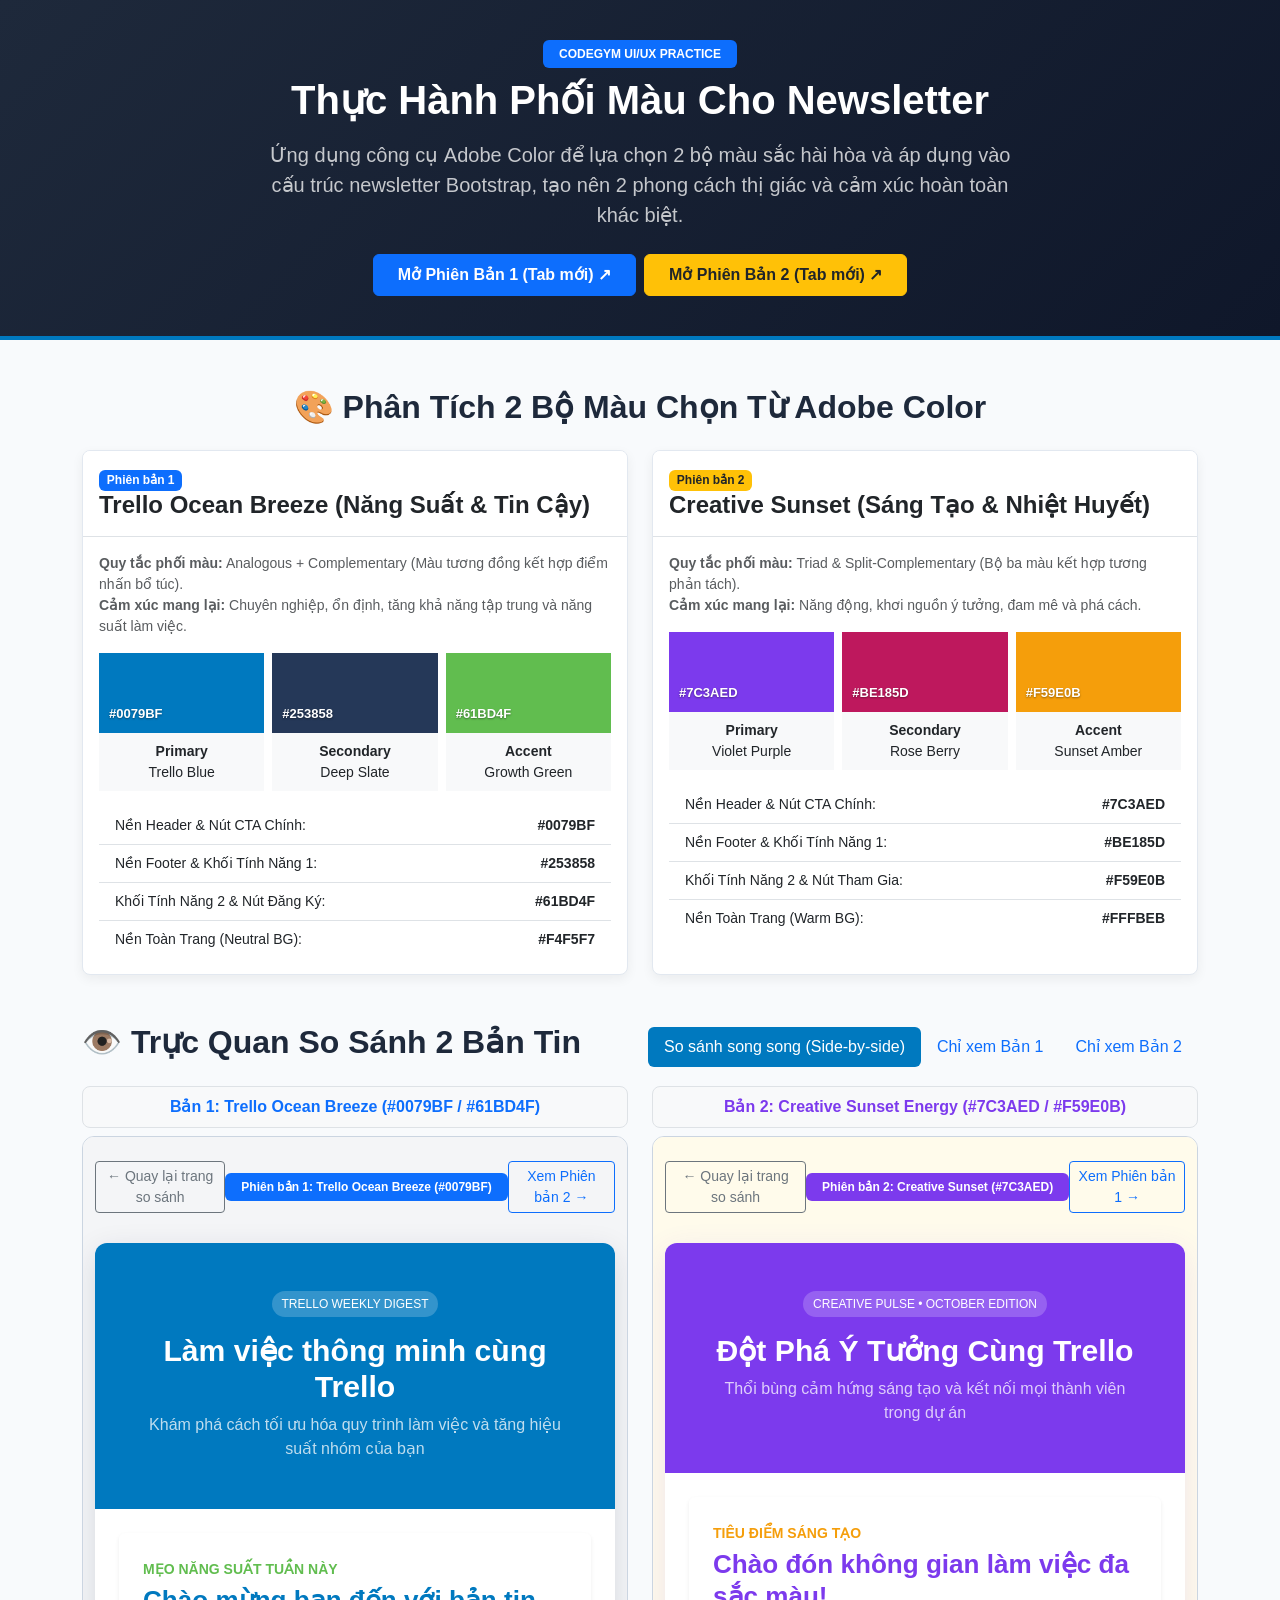
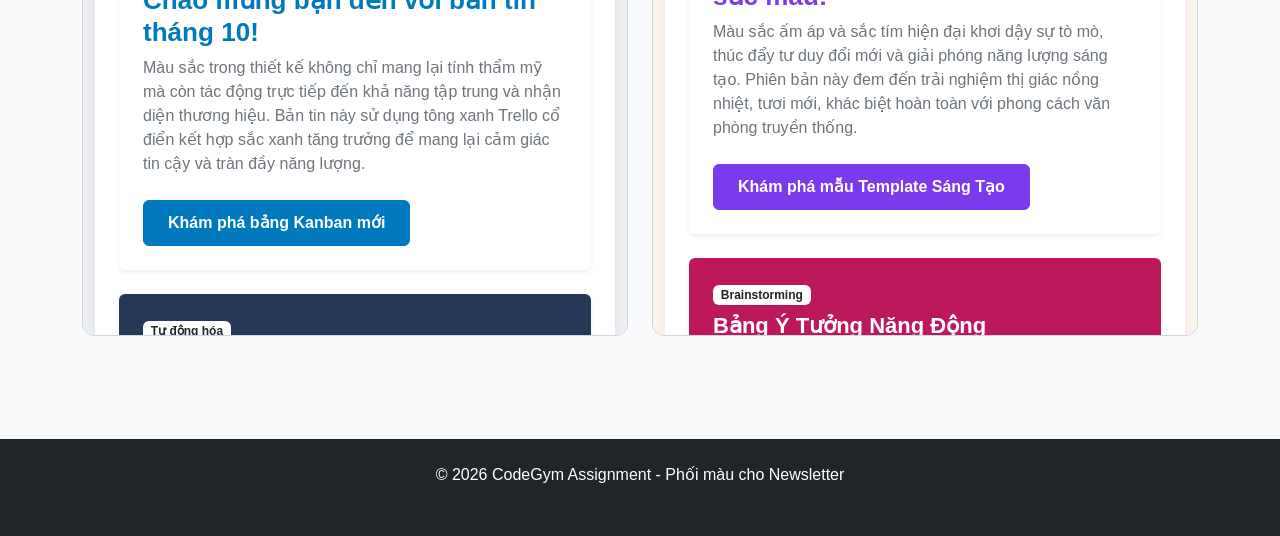
<file: index.html>
<!DOCTYPE html>
<html lang="vi">
<head>
    <meta charset="UTF-8">
    <meta name="viewport" content="width=device-width, initial-scale=1.0">
    <title>[Bài tập] Phối màu cho Newsletter - CodeGym</title>
    <!-- Bootstrap CSS 5.3.3 -->
    <link href="https://cdn.jsdelivr.net/npm/bootstrap@5.3.3/dist/css/bootstrap.min.css" rel="stylesheet">
    <style>
        body {
            background-color: #f8fafc;
            color: #1e293b;
            font-family: -apple-system, BlinkMacSystemFont, 'Segoe UI', Roboto, sans-serif;
        }
        .header-hero {
            background: linear-gradient(135deg, #1e293b 0%, #0f172a 100%);
            color: #fff;
            padding: 40px 20px;
            border-bottom: 4px solid #0079BF;
        }
        .color-card {
            border-radius: 8px;
            overflow: hidden;
            box-shadow: 0 4px 12px rgba(0,0,0,0.06);
            border: 1px solid #e2e8f0;
        }
        .color-swatch {
            height: 80px;
            display: flex;
            align-items: flex-end;
            padding: 10px;
            color: #fff;
            font-weight: bold;
            font-size: 13px;
            text-shadow: 0 1px 2px rgba(0,0,0,0.4);
        }
        .preview-iframe {
            width: 100%;
            height: 800px;
            border: 1px solid #cbd5e1;
            border-radius: 12px;
            background: #fff;
        }
        .nav-pills .nav-link.active {
            background-color: #0079BF;
        }
    </style>
</head>
<body>

<header class="header-hero text-center">
    <div class="container">
        <span class="badge bg-primary px-3 py-2 text-uppercase mb-2">CodeGym UI/UX Practice</span>
        <h1 class="fw-bold mb-3">Thực Hành Phối Màu Cho Newsletter</h1>
        <p class="lead opacity-75 max-w-700 mx-auto" style="max-width: 750px;">
            Ứng dụng công cụ <strong>Adobe Color</strong> để lựa chọn 2 bộ màu sắc hài hòa và áp dụng vào cấu trúc newsletter Bootstrap, tạo nên 2 phong cách thị giác và cảm xúc hoàn toàn khác biệt.
        </p>
        <div class="d-flex justify-content-center gap-2 mt-4">
            <a href="newsletter_version1.html" class="btn btn-primary fw-semibold px-4 py-2" target="_blank">Mở Phiên Bản 1 (Tab mới) &nearr;</a>
            <a href="newsletter_version2.html" class="btn btn-warning fw-semibold px-4 py-2 text-dark" target="_blank">Mở Phiên Bản 2 (Tab mới) &nearr;</a>
        </div>
    </div>
</header>

<main class="container py-5">
    <!-- Phân tích bảng màu -->
    <section class="mb-5">
        <h2 class="fw-bold text-center mb-4">🎨 Phân Tích 2 Bộ Màu Chọn Từ Adobe Color</h2>
        <div class="row g-4">
            <!-- Phiên bản 1 -->
            <div class="col-lg-6">
                <div class="card h-100 color-card">
                    <div class="card-header bg-white py-3 border-bottom">
                        <span class="badge bg-primary me-2">Phiên bản 1</span>
                        <h4 class="d-inline-block fw-bold mb-0">Trello Ocean Breeze (Năng Suất & Tin Cậy)</h4>
                    </div>
                    <div class="card-body">
                        <p class="text-muted small mb-3">
                            <strong>Quy tắc phối màu:</strong> Analogous + Complementary (Màu tương đồng kết hợp điểm nhấn bổ túc).<br>
                            <strong>Cảm xúc mang lại:</strong> Chuyên nghiệp, ổn định, tăng khả năng tập trung và năng suất làm việc.
                        </p>
                        <div class="row g-2 mb-3">
                            <div class="col-4">
                                <div class="color-swatch" style="background-color: #0079BF;">#0079BF</div>
                                <div class="p-2 small text-center bg-light"><strong>Primary</strong><br>Trello Blue</div>
                            </div>
                            <div class="col-4">
                                <div class="color-swatch" style="background-color: #253858;">#253858</div>
                                <div class="p-2 small text-center bg-light"><strong>Secondary</strong><br>Deep Slate</div>
                            </div>
                            <div class="col-4">
                                <div class="color-swatch" style="background-color: #61BD4F;">#61BD4F</div>
                                <div class="p-2 small text-center bg-light"><strong>Accent</strong><br>Growth Green</div>
                            </div>
                        </div>
                        <ul class="list-group list-group-flush small">
                            <li class="list-group-item d-flex justify-content-between"><span>Nền Header & Nút CTA Chính:</span> <strong>#0079BF</strong></li>
                            <li class="list-group-item d-flex justify-content-between"><span>Nền Footer & Khối Tính Năng 1:</span> <strong>#253858</strong></li>
                            <li class="list-group-item d-flex justify-content-between"><span>Khối Tính Năng 2 & Nút Đăng Ký:</span> <strong>#61BD4F</strong></li>
                            <li class="list-group-item d-flex justify-content-between"><span>Nền Toàn Trang (Neutral BG):</span> <strong>#F4F5F7</strong></li>
                        </ul>
                    </div>
                </div>
            </div>

            <!-- Phiên bản 2 -->
            <div class="col-lg-6">
                <div class="card h-100 color-card">
                    <div class="card-header bg-white py-3 border-bottom">
                        <span class="badge bg-warning text-dark me-2">Phiên bản 2</span>
                        <h4 class="d-inline-block fw-bold mb-0">Creative Sunset (Sáng Tạo & Nhiệt Huyết)</h4>
                    </div>
                    <div class="card-body">
                        <p class="text-muted small mb-3">
                            <strong>Quy tắc phối màu:</strong> Triad & Split-Complementary (Bộ ba màu kết hợp tương phản tách).<br>
                            <strong>Cảm xúc mang lại:</strong> Năng động, khơi nguồn ý tưởng, đam mê và phá cách.
                        </p>
                        <div class="row g-2 mb-3">
                            <div class="col-4">
                                <div class="color-swatch" style="background-color: #7C3AED;">#7C3AED</div>
                                <div class="p-2 small text-center bg-light"><strong>Primary</strong><br>Violet Purple</div>
                            </div>
                            <div class="col-4">
                                <div class="color-swatch" style="background-color: #BE185D;">#BE185D</div>
                                <div class="p-2 small text-center bg-light"><strong>Secondary</strong><br>Rose Berry</div>
                            </div>
                            <div class="col-4">
                                <div class="color-swatch" style="background-color: #F59E0B;">#F59E0B</div>
                                <div class="p-2 small text-center bg-light"><strong>Accent</strong><br>Sunset Amber</div>
                            </div>
                        </div>
                        <ul class="list-group list-group-flush small">
                            <li class="list-group-item d-flex justify-content-between"><span>Nền Header & Nút CTA Chính:</span> <strong>#7C3AED</strong></li>
                            <li class="list-group-item d-flex justify-content-between"><span>Nền Footer & Khối Tính Năng 1:</span> <strong>#BE185D</strong></li>
                            <li class="list-group-item d-flex justify-content-between"><span>Khối Tính Năng 2 & Nút Tham Gia:</span> <strong>#F59E0B</strong></li>
                            <li class="list-group-item d-flex justify-content-between"><span>Nền Toàn Trang (Warm BG):</span> <strong>#FFFBEB</strong></li>
                        </ul>
                    </div>
                </div>
            </div>
        </div>
    </section>

    <!-- Trình xem trước Newsletter -->
    <section>
        <div class="d-flex flex-wrap justify-content-between align-items-center mb-3">
            <h2 class="fw-bold mb-2">👁️ Trực Quan So Sánh 2 Bản Tin</h2>
            <ul class="nav nav-pills" id="newsletterTabs" role="tablist">
                <li class="nav-item" role="presentation">
                    <button class="nav-link active fw-medium" id="side-by-side-tab" data-bs-toggle="pill" data-bs-target="#side-by-side" type="button" role="tab">So sánh song song (Side-by-side)</button>
                </li>
                <li class="nav-item" role="presentation">
                    <button class="nav-link fw-medium" id="v1-tab" data-bs-toggle="pill" data-bs-target="#v1" type="button" role="tab">Chỉ xem Bản 1</button>
                </li>
                <li class="nav-item" role="presentation">
                    <button class="nav-link fw-medium" id="v2-tab" data-bs-toggle="pill" data-bs-target="#v2" type="button" role="tab">Chỉ xem Bản 2</button>
                </li>
            </ul>
        </div>

        <div class="tab-content" id="newsletterTabsContent">
            <!-- Tab Side by Side -->
            <div class="tab-pane fade show active" id="side-by-side" role="tabpanel">
                <div class="row g-4">
                    <div class="col-lg-6">
                        <div class="p-2 bg-light border rounded-3 mb-2 text-center fw-bold text-primary">
                            Bản 1: Trello Ocean Breeze (#0079BF / #61BD4F)
                        </div>
                        <iframe src="newsletter_version1.html" class="preview-iframe" title="Phiên bản 1"></iframe>
                    </div>
                    <div class="col-lg-6">
                        <div class="p-2 bg-light border rounded-3 mb-2 text-center fw-bold text-purple" style="color: #7C3AED;">
                            Bản 2: Creative Sunset Energy (#7C3AED / #F59E0B)
                        </div>
                        <iframe src="newsletter_version2.html" class="preview-iframe" title="Phiên bản 2"></iframe>
                    </div>
                </div>
            </div>

            <!-- Tab V1 -->
            <div class="tab-pane fade" id="v1" role="tabpanel">
                <iframe src="newsletter_version1.html" class="preview-iframe" style="height: 900px;" title="Phiên bản 1 toàn màn hình"></iframe>
            </div>

            <!-- Tab V2 -->
            <div class="tab-pane fade" id="v2" role="tabpanel">
                <iframe src="newsletter_version2.html" class="preview-iframe" style="height: 900px;" title="Phiên bản 2 toàn màn hình"></iframe>
            </div>
        </div>
    </section>
</main>

<footer class="bg-dark text-white text-center py-4 mt-5">
    <div class="container">
        <p class="mb-1">&copy; 2026 CodeGym Assignment - Phối màu cho Newsletter</p>
        <p class="small text-muted mb-0">Thực hiện bởi học viên Hồ Quang Huy (DTC245200862)</p>
    </div>
</footer>

<!-- Bootstrap JS -->
    <script src="https://cdn.jsdelivr.net/npm/bootstrap@5.3.3/dist/js/bootstrap.bundle.min.js"></script>
</body>
</html>
</file>
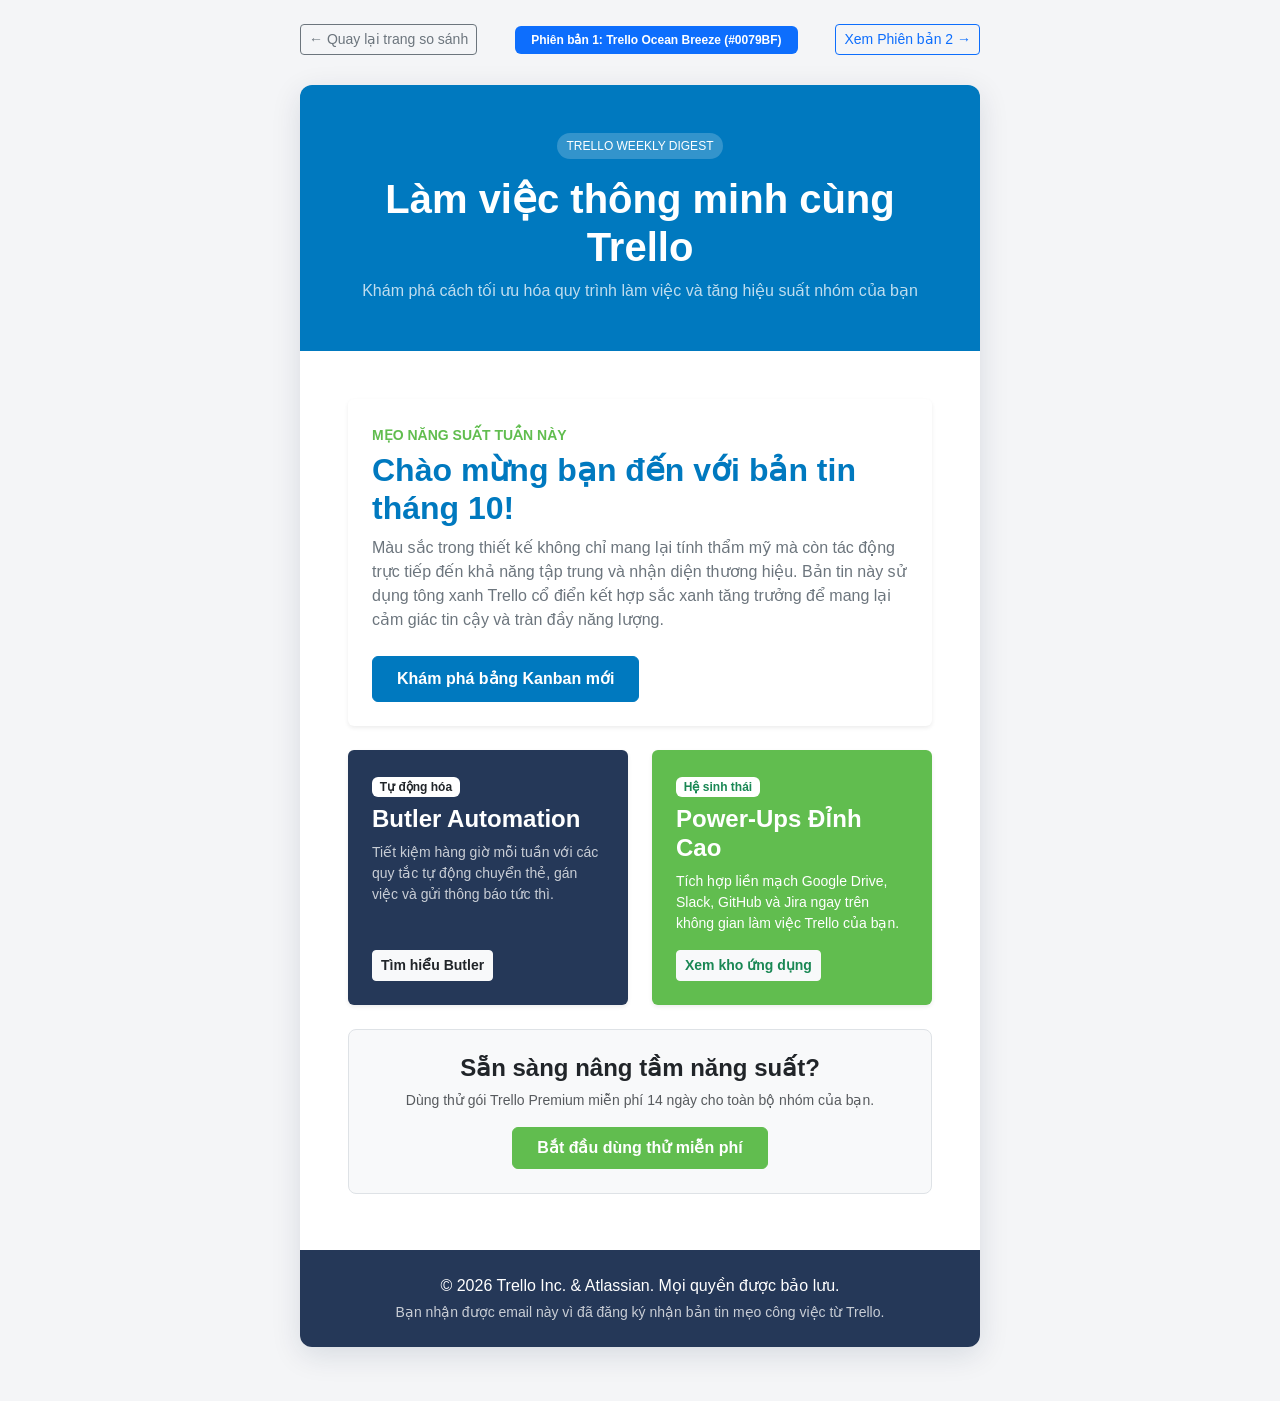
<file: newsletter_version1.html>
<!DOCTYPE html>
<html lang="vi">
<head>
    <meta charset="UTF-8">
    <meta name="viewport" content="width=device-width, initial-scale=1.0">
    <title>Newsletter Phiên Bản 1 - Trello Ocean Breeze</title>
    <!-- Bootstrap CSS 5.3.3 -->
    <link href="https://cdn.jsdelivr.net/npm/bootstrap@5.3.3/dist/css/bootstrap.min.css" rel="stylesheet">
    <link rel="stylesheet" href="css/style-v1.css">
</head>
<body>
    <div class="container py-4">
        <!-- Thanh điều hướng phụ quay lại index -->
        <div class="d-flex justify-content-between align-items-center mb-3 max-w-680 mx-auto" style="max-width: 680px;">
            <a href="index.html" class="btn btn-sm btn-outline-secondary">&larr; Quay lại trang so sánh</a>
            <span class="badge bg-primary px-3 py-2">Phiên bản 1: Trello Ocean Breeze (#0079BF)</span>
            <a href="newsletter_version2.html" class="btn btn-sm btn-outline-primary">Xem Phiên bản 2 &rarr;</a>
        </div>

        <div class="newsletter-box">
            <!-- Header -->
            <header class="text-center p-5 primary-bg text-white position-relative">
                <span class="badge-tag mb-3">TRELLO WEEKLY DIGEST</span>
                <h1 class="fw-bold mb-2">Làm việc thông minh cùng Trello</h1>
                <p class="mb-0 opacity-75">Khám phá cách tối ưu hóa quy trình làm việc và tăng hiệu suất nhóm của bạn</p>
            </header>

            <div class="p-4 p-md-5">
                <!-- Giới thiệu chính -->
                <section class="card mb-4 border-0 shadow-sm">
                    <div class="card-body p-4">
                        <span class="text-accent-color fw-bold text-uppercase small">Mẹo năng suất tuần này</span>
                        <h2 class="card-title text-primary-color fw-bold mt-1">Chào mừng bạn đến với bản tin tháng 10!</h2>
                        <p class="card-text text-secondary mt-2">
                            Màu sắc trong thiết kế không chỉ mang lại tính thẩm mỹ mà còn tác động trực tiếp đến khả năng tập trung và nhận diện thương hiệu. Bản tin này sử dụng tông xanh Trello cổ điển kết hợp sắc xanh tăng trưởng để mang lại cảm giác tin cậy và tràn đầy năng lượng.
                        </p>
                        <a href="#" class="btn btn-primary-custom mt-2">Khám phá bảng Kanban mới</a>
                    </div>
                </section>

                <!-- Hai khối tính năng nổi bật -->
                <section class="row g-4 mb-4">
                    <div class="col-md-6">
                        <div class="card h-100 secondary-bg text-white border-0 shadow-sm">
                            <div class="card-body p-4 d-flex flex-column justify-content-between">
                                <div>
                                    <span class="badge bg-white text-dark mb-2">Tự động hóa</span>
                                    <h3 class="card-title fw-bold h4">Butler Automation</h3>
                                    <p class="card-text opacity-75 small mt-2">
                                        Tiết kiệm hàng giờ mỗi tuần với các quy tắc tự động chuyển thẻ, gán việc và gửi thông báo tức thì.
                                    </p>
                                </div>
                                <div class="mt-3">
                                    <a href="#" class="btn btn-sm btn-light fw-bold text-dark">Tìm hiểu Butler</a>
                                </div>
                            </div>
                        </div>
                    </div>
                    <div class="col-md-6">
                        <div class="card h-100 accent-bg text-white border-0 shadow-sm">
                            <div class="card-body p-4 d-flex flex-column justify-content-between">
                                <div>
                                    <span class="badge bg-white text-success mb-2">Hệ sinh thái</span>
                                    <h3 class="card-title fw-bold h4">Power-Ups Đỉnh Cao</h3>
                                    <p class="card-text opacity-90 small mt-2">
                                        Tích hợp liền mạch Google Drive, Slack, GitHub và Jira ngay trên không gian làm việc Trello của bạn.
                                    </p>
                                </div>
                                <div class="mt-3">
                                    <a href="#" class="btn btn-sm btn-light fw-bold text-success">Xem kho ứng dụng</a>
                                </div>
                            </div>
                        </div>
                    </div>
                </section>

                <!-- Khối CTA kêu gọi hành động -->
                <section class="text-center p-4 bg-light rounded-3 mb-2 border">
                    <h4 class="fw-bold text-dark mb-2">Sẵn sàng nâng tầm năng suất?</h4>
                    <p class="small text-muted mb-3">Dùng thử gói Trello Premium miễn phí 14 ngày cho toàn bộ nhóm của bạn.</p>
                    <a href="#" class="btn btn-accent-custom px-4 py-2">Bắt đầu dùng thử miễn phí</a>
                </section>
            </div>

            <!-- Footer -->
            <footer class="text-center p-4 secondary-bg text-white">
                <p class="mb-1 fw-medium">&copy; 2026 Trello Inc. & Atlassian. Mọi quyền được bảo lưu.</p>
                <p class="small opacity-75 mb-0">Bạn nhận được email này vì đã đăng ký nhận bản tin mẹo công việc từ Trello.</p>
            </footer>
        </div>
    </div>

    <!-- Bootstrap JS -->
    <script src="https://cdn.jsdelivr.net/npm/bootstrap@5.3.3/dist/js/bootstrap.bundle.min.js"></script>
</body>
</html>
</file>
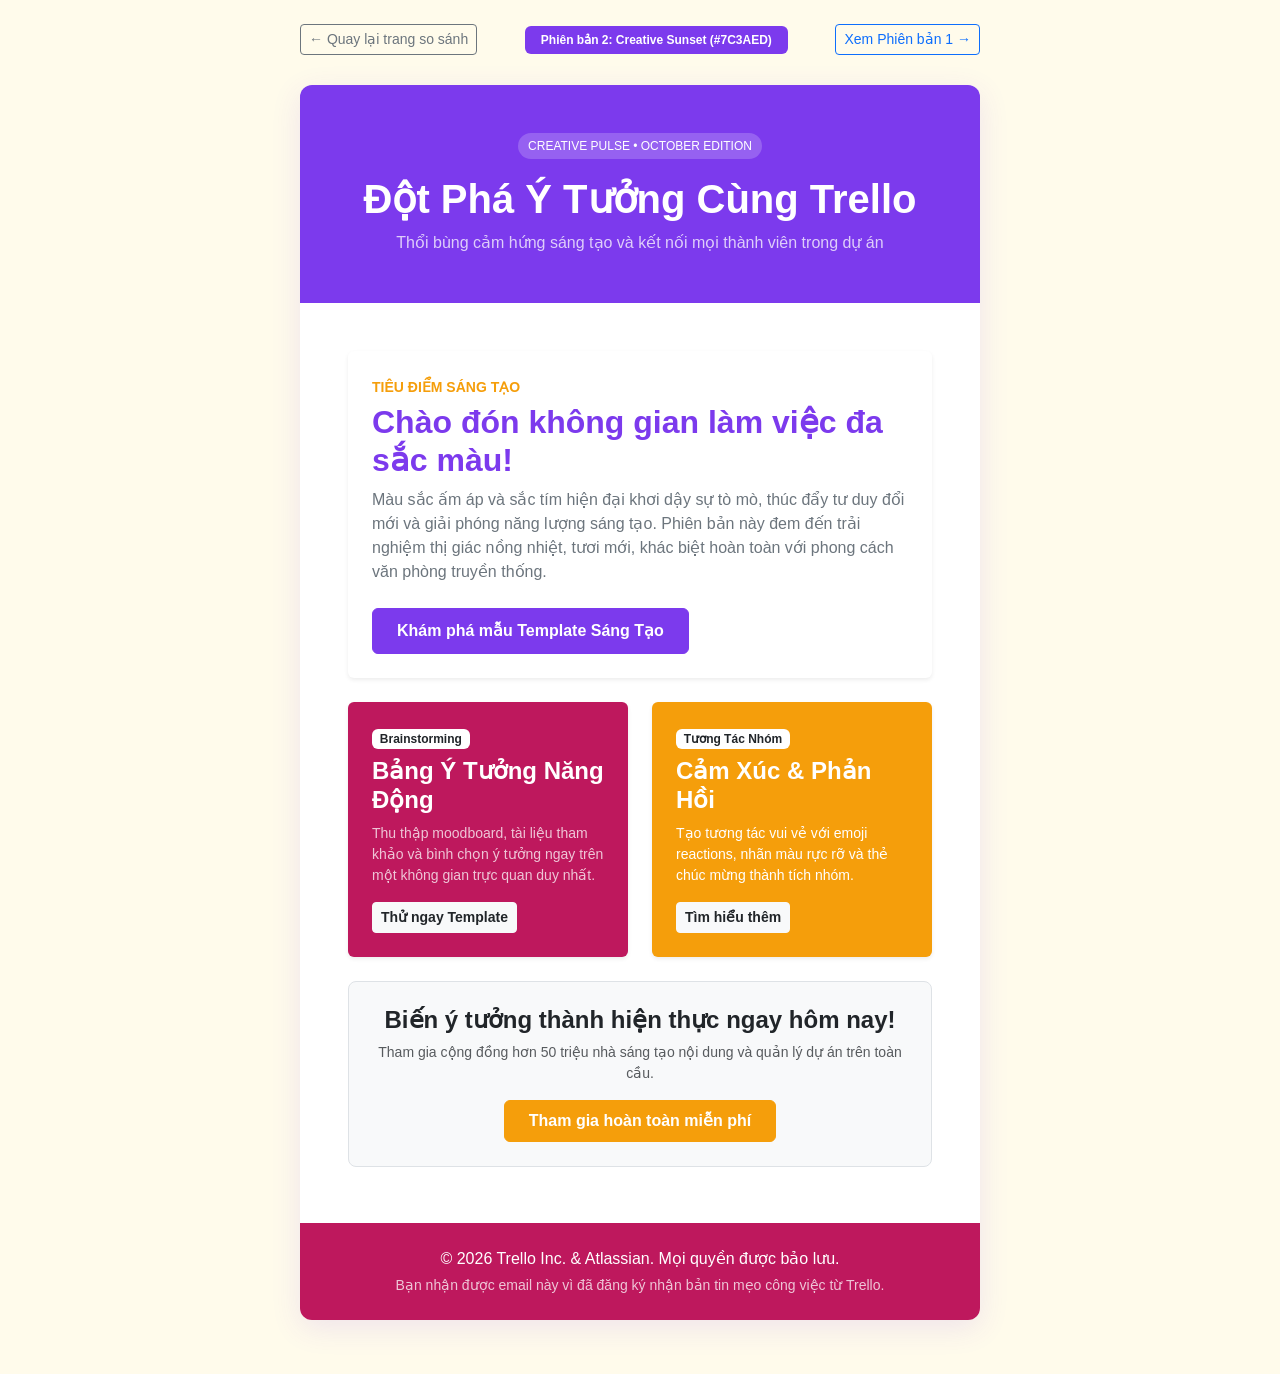
<file: newsletter_version2.html>
<!DOCTYPE html>
<html lang="vi">
<head>
    <meta charset="UTF-8">
    <meta name="viewport" content="width=device-width, initial-scale=1.0">
    <title>Newsletter Phiên Bản 2 - Creative Sunset Energy</title>
    <!-- Bootstrap CSS 5.3.3 -->
    <link href="https://cdn.jsdelivr.net/npm/bootstrap@5.3.3/dist/css/bootstrap.min.css" rel="stylesheet">
    <link rel="stylesheet" href="css/style-v2.css">
</head>
<body>
    <div class="container py-4">
        <!-- Thanh điều hướng phụ quay lại index -->
        <div class="d-flex justify-content-between align-items-center mb-3 max-w-680 mx-auto" style="max-width: 680px;">
            <a href="index.html" class="btn btn-sm btn-outline-secondary">&larr; Quay lại trang so sánh</a>
            <span class="badge px-3 py-2 text-white" style="background-color: #7C3AED;">Phiên bản 2: Creative Sunset (#7C3AED)</span>
            <a href="newsletter_version1.html" class="btn btn-sm btn-outline-primary">Xem Phiên bản 1 &rarr;</a>
        </div>

        <div class="newsletter-box">
            <!-- Header -->
            <header class="text-center p-5 primary-bg text-white position-relative">
                <span class="badge-tag mb-3">CREATIVE PULSE &bull; OCTOBER EDITION</span>
                <h1 class="fw-bold mb-2">Đột Phá Ý Tưởng Cùng Trello</h1>
                <p class="mb-0 opacity-75">Thổi bùng cảm hứng sáng tạo và kết nối mọi thành viên trong dự án</p>
            </header>

            <div class="p-4 p-md-5">
                <!-- Giới thiệu chính -->
                <section class="card mb-4 border-0 shadow-sm">
                    <div class="card-body p-4">
                        <span class="text-accent-color fw-bold text-uppercase small">Tiêu điểm sáng tạo</span>
                        <h2 class="card-title text-primary-color fw-bold mt-1">Chào đón không gian làm việc đa sắc màu!</h2>
                        <p class="card-text text-secondary mt-2">
                            Màu sắc ấm áp và sắc tím hiện đại khơi dậy sự tò mò, thúc đẩy tư duy đổi mới và giải phóng năng lượng sáng tạo. Phiên bản này đem đến trải nghiệm thị giác nồng nhiệt, tươi mới, khác biệt hoàn toàn với phong cách văn phòng truyền thống.
                        </p>
                        <a href="#" class="btn btn-primary-custom mt-2">Khám phá mẫu Template Sáng Tạo</a>
                    </div>
                </section>

                <!-- Hai khối tính năng nổi bật -->
                <section class="row g-4 mb-4">
                    <div class="col-md-6">
                        <div class="card h-100 secondary-bg text-white border-0 shadow-sm">
                            <div class="card-body p-4 d-flex flex-column justify-content-between">
                                <div>
                                    <span class="badge bg-white text-dark mb-2">Brainstorming</span>
                                    <h3 class="card-title fw-bold h4">Bảng Ý Tưởng Năng Động</h3>
                                    <p class="card-text opacity-75 small mt-2">
                                        Thu thập moodboard, tài liệu tham khảo và bình chọn ý tưởng ngay trên một không gian trực quan duy nhất.
                                    </p>
                                </div>
                                <div class="mt-3">
                                    <a href="#" class="btn btn-sm btn-light fw-bold text-dark">Thử ngay Template</a>
                                </div>
                            </div>
                        </div>
                    </div>
                    <div class="col-md-6">
                        <div class="card h-100 accent-bg text-white border-0 shadow-sm">
                            <div class="card-body p-4 d-flex flex-column justify-content-between">
                                <div>
                                    <span class="badge bg-white text-dark mb-2">Tương Tác Nhóm</span>
                                    <h3 class="card-title fw-bold h4">Cảm Xúc & Phản Hồi</h3>
                                    <p class="card-text opacity-90 small mt-2">
                                        Tạo tương tác vui vẻ với emoji reactions, nhãn màu rực rỡ và thẻ chúc mừng thành tích nhóm.
                                    </p>
                                </div>
                                <div class="mt-3">
                                    <a href="#" class="btn btn-sm btn-light fw-bold text-dark">Tìm hiểu thêm</a>
                                </div>
                            </div>
                        </div>
                    </div>
                </section>

                <!-- Khối CTA kêu gọi hành động -->
                <section class="text-center p-4 bg-light rounded-3 mb-2 border">
                    <h4 class="fw-bold text-dark mb-2">Biến ý tưởng thành hiện thực ngay hôm nay!</h4>
                    <p class="small text-muted mb-3">Tham gia cộng đồng hơn 50 triệu nhà sáng tạo nội dung và quản lý dự án trên toàn cầu.</p>
                    <a href="#" class="btn btn-accent-custom px-4 py-2">Tham gia hoàn toàn miễn phí</a>
                </section>
            </div>

            <!-- Footer -->
            <footer class="text-center p-4 secondary-bg text-white">
                <p class="mb-1 fw-medium">&copy; 2026 Trello Inc. & Atlassian. Mọi quyền được bảo lưu.</p>
                <p class="small opacity-75 mb-0">Bạn nhận được email này vì đã đăng ký nhận bản tin mẹo công việc từ Trello.</p>
            </footer>
        </div>
    </div>

    <!-- Bootstrap JS -->
    <script src="https://cdn.jsdelivr.net/npm/bootstrap@5.3.3/dist/js/bootstrap.bundle.min.js"></script>
</body>
</html>
</file>
<file: css/style-v1.css>
/* ========================================================
   Version 1: Trello Productivity / Ocean Breeze
   Quy tắc phối màu: Analogous + Complementary (Adobe Color)
   Phong cách: Chuyên nghiệp, tập trung, tin cậy, năng suất
   ======================================================== */
:root {
    --primary-color: #0079BF;         /* Xanh Trello Blue */
    --darker-primary-color: #026AA7;  /* Xanh đậm khi hover */
    --secondary-color: #253858;       /* Xanh than Slate */
    --accent-color: #61BD4F;          /* Xanh lá Growth Green */
    --accent-hover: #519839;
    --light-bg-color: #F4F5F7;        /* Nền xám nhẹ Atlassian */
    --card-bg: #FFFFFF;
    --text-color: #172B4D;           /* Chữ xanh đen tương phản cao */
    --text-muted: #5E6C84;
}

body {
    background-color: var(--light-bg-color);
    color: var(--text-color);
    font-family: -apple-system, BlinkMacSystemFont, 'Segoe UI', Roboto, Helvetica, Arial, sans-serif;
}

.newsletter-box {
    max-width: 680px;
    margin: 30px auto;
    background: var(--card-bg);
    border-radius: 12px;
    box-shadow: 0 8px 30px rgba(9, 30, 66, 0.12);
    overflow: hidden;
}

.primary-bg {
    background-color: var(--primary-color) !important;
}

.secondary-bg {
    background-color: var(--secondary-color) !important;
}

.accent-bg {
    background-color: var(--accent-color) !important;
}

.text-primary-color {
    color: var(--primary-color) !important;
}

.text-secondary-color {
    color: var(--secondary-color) !important;
}

.text-accent-color {
    color: var(--accent-color) !important;
}

.btn-primary-custom {
    background-color: var(--primary-color);
    color: #ffffff;
    border: 1px solid var(--primary-color);
    padding: 10px 24px;
    font-weight: 600;
    border-radius: 6px;
    transition: all 0.25s ease;
}

.btn-primary-custom:hover {
    background-color: var(--darker-primary-color);
    border-color: var(--darker-primary-color);
    color: #ffffff;
}

.btn-accent-custom {
    background-color: var(--accent-color);
    color: #ffffff;
    border: 1px solid var(--accent-color);
    padding: 8px 20px;
    font-weight: 600;
    border-radius: 6px;
    transition: all 0.25s ease;
}

.btn-accent-custom:hover {
    background-color: var(--accent-hover);
    border-color: var(--accent-hover);
    color: #ffffff;
}

.badge-tag {
    background-color: rgba(255, 255, 255, 0.2);
    color: #ffffff;
    padding: 4px 10px;
    border-radius: 20px;
    font-size: 12px;
    display: inline-block;
}
</file>
<file: css/style-v2.css>
/* ========================================================
   Version 2: Creative Sunset / Warm Energy
   Quy tắc phối màu: Triad & Split-Complementary (Adobe Color)
   Phong cách: Đột phá, nhiệt huyết, ấm áp, sáng tạo
   ======================================================== */
:root {
    --primary-color: #7C3AED;         /* Tím Violet sáng tạo */
    --darker-primary-color: #6D28D9;  /* Tím đậm khi hover */
    --secondary-color: #BE185D;       /* Đỏ hồng Rose Berry */
    --accent-color: #F59E0B;          /* Vàng cam Sunset Amber */
    --accent-hover: #D97706;
    --light-bg-color: #FFFBEB;        /* Nền kem ấm áp */
    --card-bg: #FFFFFF;
    --text-color: #1E1B4B;           /* Chữ tím chàm đậm */
    --text-muted: #6B7280;
}

body {
    background-color: var(--light-bg-color);
    color: var(--text-color);
    font-family: -apple-system, BlinkMacSystemFont, 'Segoe UI', Roboto, Helvetica, Arial, sans-serif;
}

.newsletter-box {
    max-width: 680px;
    margin: 30px auto;
    background: var(--card-bg);
    border-radius: 12px;
    box-shadow: 0 8px 30px rgba(124, 58, 237, 0.12);
    overflow: hidden;
}

.primary-bg {
    background-color: var(--primary-color) !important;
}

.secondary-bg {
    background-color: var(--secondary-color) !important;
}

.accent-bg {
    background-color: var(--accent-color) !important;
}

.text-primary-color {
    color: var(--primary-color) !important;
}

.text-secondary-color {
    color: var(--secondary-color) !important;
}

.text-accent-color {
    color: var(--accent-color) !important;
}

.btn-primary-custom {
    background-color: var(--primary-color);
    color: #ffffff;
    border: 1px solid var(--primary-color);
    padding: 10px 24px;
    font-weight: 600;
    border-radius: 6px;
    transition: all 0.25s ease;
}

.btn-primary-custom:hover {
    background-color: var(--darker-primary-color);
    border-color: var(--darker-primary-color);
    color: #ffffff;
}

.btn-accent-custom {
    background-color: var(--accent-color);
    color: #ffffff;
    border: 1px solid var(--accent-color);
    padding: 8px 20px;
    font-weight: 600;
    border-radius: 6px;
    transition: all 0.25s ease;
}

.btn-accent-custom:hover {
    background-color: var(--accent-hover);
    border-color: var(--accent-hover);
    color: #ffffff;
}

.badge-tag {
    background-color: rgba(255, 255, 255, 0.2);
    color: #ffffff;
    padding: 4px 10px;
    border-radius: 20px;
    font-size: 12px;
    display: inline-block;
}
</file>
